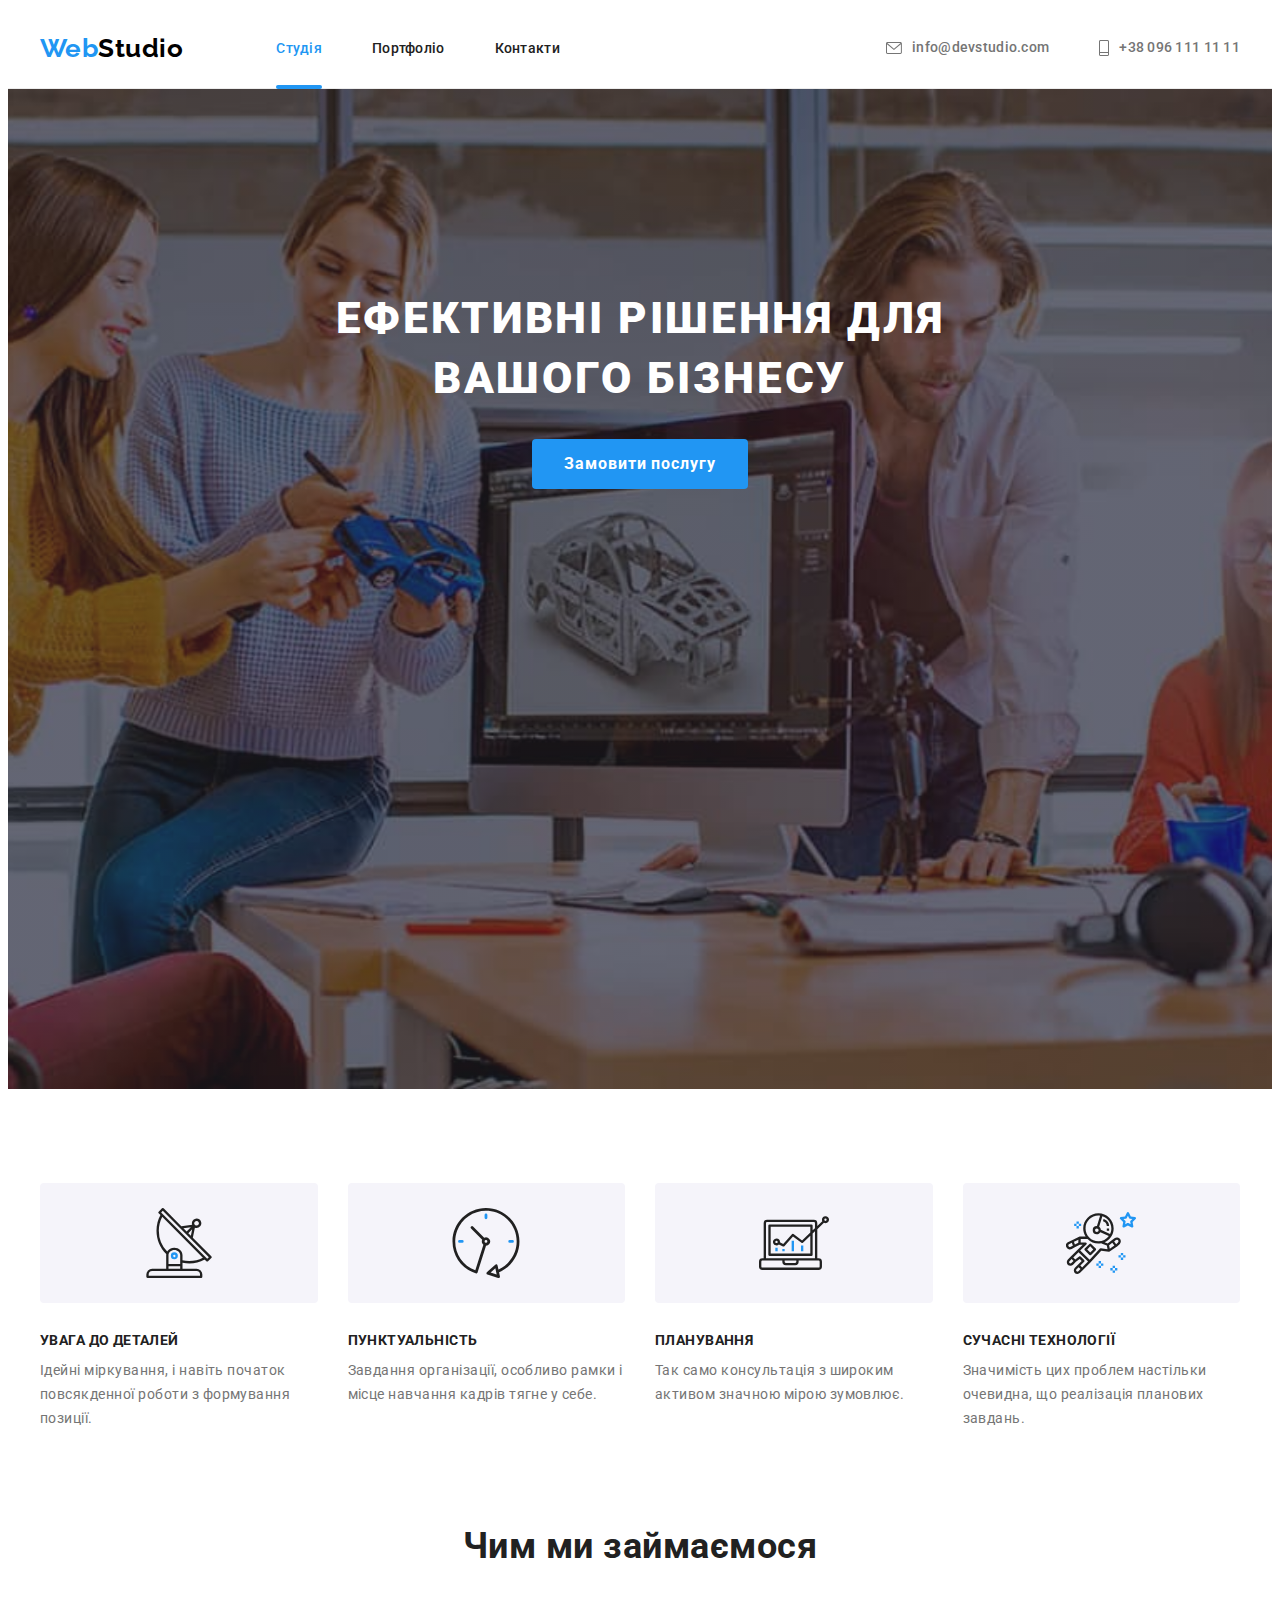
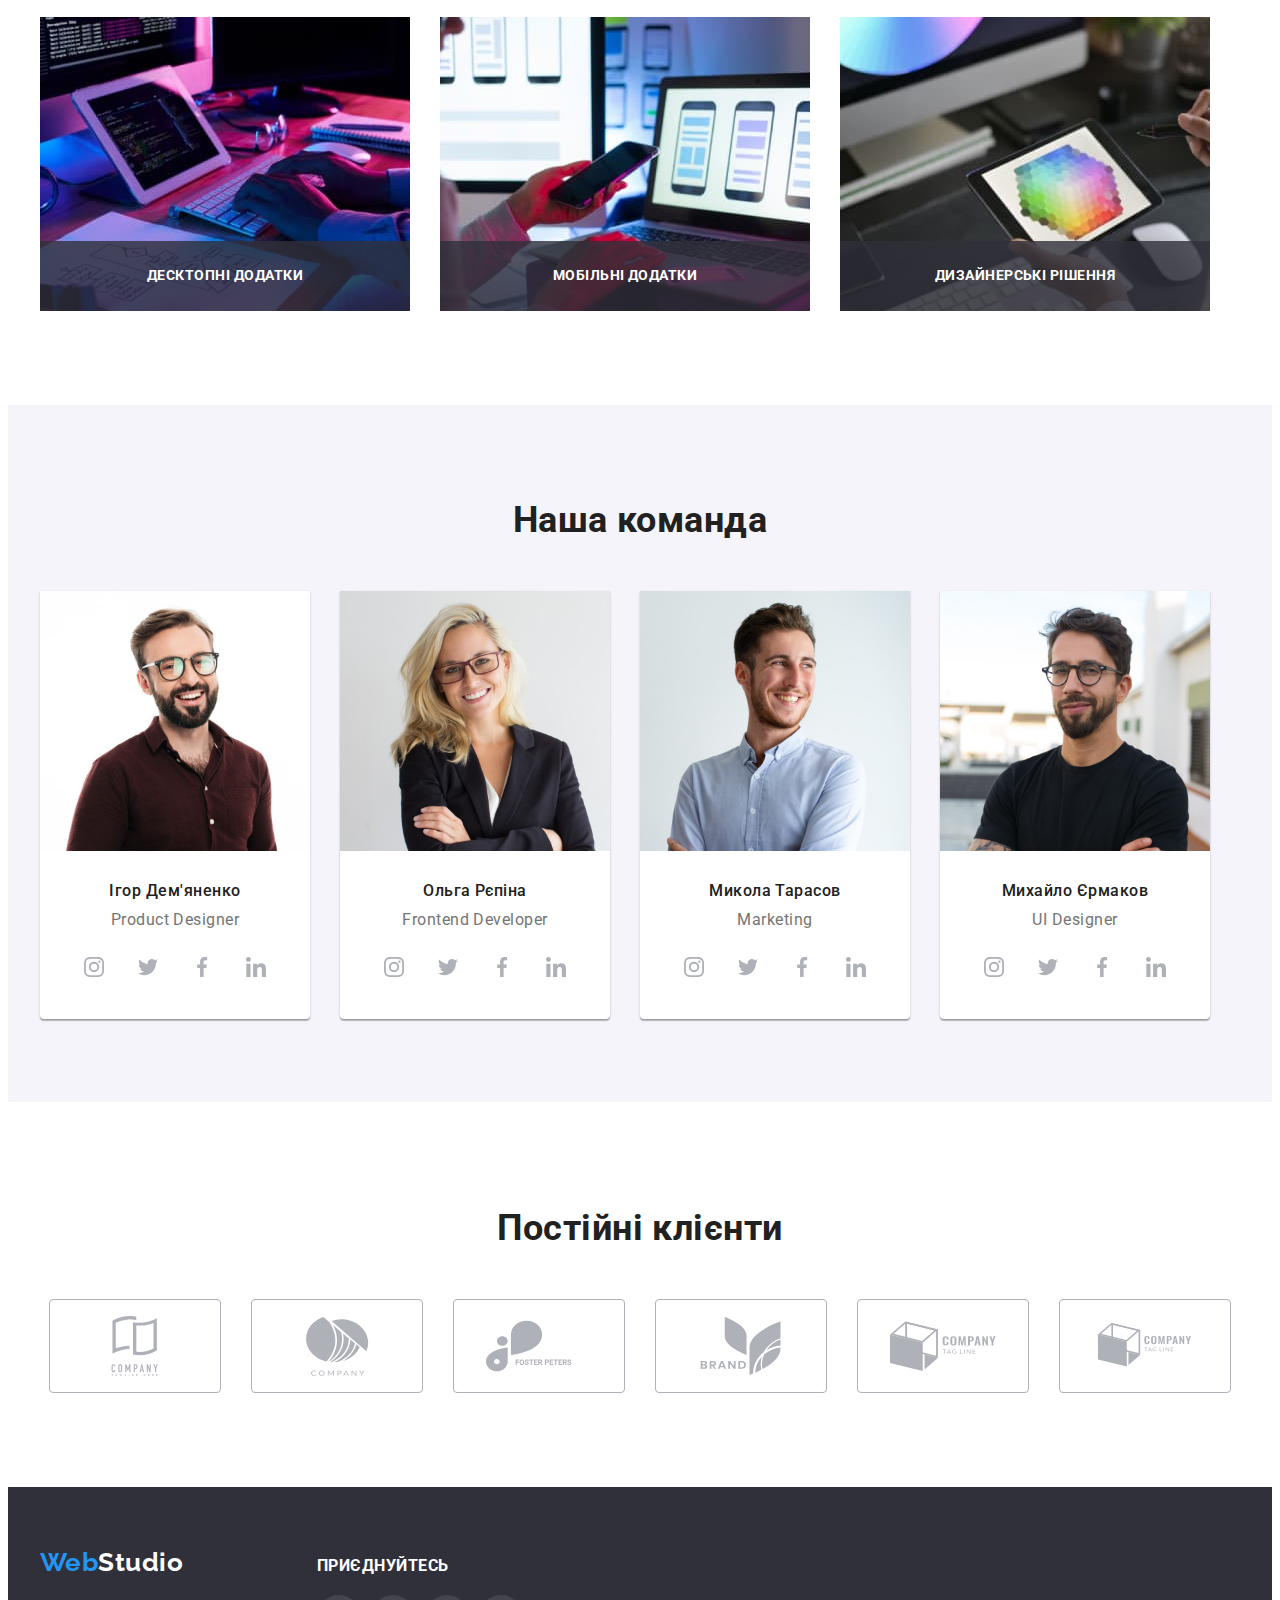
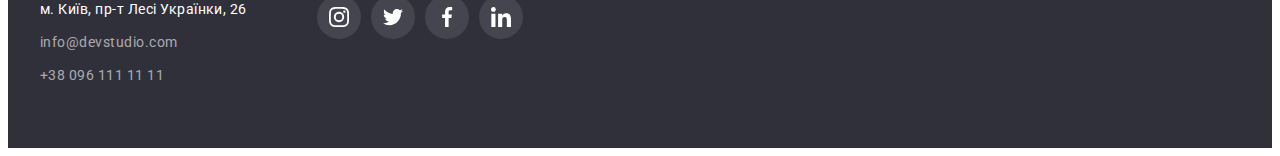
<file: index.html>
<!DOCTYPE html>
<html lang="uk">
  <head>
    <meta charset="UTF-8" />
    <meta http-equiv="X-UA-Compatible" content="IE=edge" />
    <meta name="viewport" content="width=device-width, initial-scale=1.0" />
    <title>Студія</title>
    <link
      rel="stylesheet"
      href="https://cdnjs.cloudflare.com/ajax/libs/modern-normalize/1.1.0/modern-normalize.min.css"
      integrity="sha512-wpPYUAdjBVSE4KJnH1VR1HeZfpl1ub8YT/NKx4PuQ5NmX2tKuGu6U/JRp5y+Y8XG2tV+wKQpNHVUX03MfMFn9Q=="
      crossorigin="anonymous"
      referrerpolicy="no-referrer"
    />
    <link rel="preconnect" href="https://fonts.googleapis.com" />
    <link rel="preconnect" href="https://fonts.gstatic.com" crossorigin />
    <link
      href="https://fonts.googleapis.com/css2?family=Raleway:wght@700&family=Roboto:wght@400;500;700;900&display=swap"
      rel="stylesheet"
    />
    <link rel="stylesheet" href="./css/styles.css" />
  </head>
  <body>
    <!--Навігація-->
    <header class="header">
      <div class="container container-header">
        <nav class="header-nav">
          <a lang="en" href="./index.html" class="logo links">
            Web<span class="logo-head">Studio</span>
          </a>
          <ul class="site-nav">
            <li class="site-nav-item list">
              <a href="./index.html" class="site-nav-link links current">Студія</a>
            </li>
            <li class="site-nav-item list">
              <a href="./portfolio.html" class="site-nav-link links">Портфоліо</a>
            </li>
            <li class="site-nav-item list">
              <a href="" class="site-nav-link links">Контакти</a>
            </li>
          </ul>
        </nav>
        <ul class="contacts list">
          <li class="contacts-item">
            <a href="mailto:info@devstudio.com" class="contacts-link links">
              <svg class="contacts-icon" width="16" height="12">
                <use href="./images/icons.svg#mail"></use>
              </svg>
              info@devstudio.com</a
            >
          </li>
          <li class="contacts-item">
            <a href="tel:+380961111111" class="contacts-link links"
              ><svg class="contacts-icon" width="10" height="16">
                <use href="./images/icons.svg#Tel"></use></svg
              >+38 096 111 11 11</a
            >
          </li>
        </ul>
      </div>
    </header>
    <main>
      <!--Hero-->
      <section class="hero">
        <div class="container">
          <h1 class="hero-title">
            ЕФЕКТИВНІ РІШЕННЯ ДЛЯ
            <br />
            ВАШОГО БІЗНЕСУ
          </h1>
          <button class="hero-bt" data-modal-open>Замовити послугу</button>
        </div>

        <!-- Modal window -->
        <div class="backdrop is-hidden" data-modal>
          <div class="modal">
            <button class="modal-btn" type="button" data-modal-close>
              <svg width="18" height="18">
                <use href="./images/icons.svg#icon-close"></use>
              </svg>
            </button>
          </div>
        </div>
      </section>
    </main>
    <!--Особливості-->
    <section class="section">
      <div class="container">
        <h2 class="visually-hidden">Особливості</h2>
        <ul class="feature-list list">
          <li class="feature-list-item antenna">
            <div class="feature-icons">
              <svg class="socials-icon" width="70" height="70">
                <use href="./images/icons.svg#antenna"></use>
              </svg>
            </div>
            <h3 class="feature-title">УВАГА ДО ДЕТАЛЕЙ</h3>
            <p class="feature-text">
              Ідейні міркування, і навіть початок повсякденної роботи з формування позиції.
            </p>
          </li>
          <li class="feature-list-item clock">
            <div class="feature-icons">
              <svg class="socials-icon" width="70" height="70">
                <use href="./images/icons.svg#clock"></use>
              </svg>
            </div>
            <h3 class="feature-title">ПУНКТУАЛЬНІСТЬ</h3>
            <p class="feature-text">
              Завдання організації, особливо рамки і місце навчання кадрів тягне у себе.
            </p>
          </li>
          <li class="feature-list-item pc">
            <div class="feature-icons">
              <svg class="socials-icon" width="70" height="70">
                <use href="./images/icons.svg#pc"></use>
              </svg>
            </div>
            <h3 class="feature-title">ПЛАНУВАННЯ</h3>
            <p class="feature-text">
              Так само консультація з широким активом значною мірою зумовлює.
            </p>
          </li>
          <li class="feature-list-item astronaut">
            <div class="feature-icons">
              <svg class="socials-icon" width="70" height="70">
                <use href="./images/icons.svg#astronaut"></use>
              </svg>
            </div>
            <h3 class="feature-title">СУЧАСНІ ТЕХНОЛОГІЇ</h3>
            <p class="feature-text">
              Значимість цих проблем настільки очевидна, що реалізація планових завдань.
            </p>
          </li>
        </ul>
      </div>
    </section>
    <!--Діяльність-->
    <section class="section-work section">
      <div class="container">
        <h2 class="activity-title">Чим ми займаємося</h2>
        <ul class="activity-list list">
          <li class="activity-item">
            <div class="activity-item-img">
              <img src="./images/img-1.jpg" alt="Написання сайтів" width="370" height="294" />
              <p class="img-title">Десктопні додатки</p>
            </div>
          </li>
          <li class="activity-item">
            <div class="activity-item-img">
              <img
                src="./images/img-2.jpg"
                alt="Написання мобільних додатків"
                width="370"
                height="294"
              />
              <p class="img-title">Мобільні додатки</p>
            </div>
          </li>
          <li class="activity-item">
            <div class="activity-item-img">
              <img src="./images/img-3.jpg" alt="Дизайн" width="370" height="294" />
              <p class="img-title">Дизайнерські рішення</p>
            </div>
          </li>
        </ul>
      </div>
    </section>
    <!--Наша команда-->
    <section class="section-team section">
      <div class="container">
        <h2 class="team-title">Наша команда</h2>
        <ul class="team-list list">
          <li>
            <div class="team-about">
              <img
                class="foto"
                src="./images/team/team-1.jpg"
                alt="Фото Ігора Дем'янко"
                width="270"
                height="260"
              />
              <div class="team-info">
                <h3 class="team-person">Ігор Дем'яненко</h3>
                <p class="team-text">Product Designer</p>
                <ul class="socials list">
                  <li class="socials-item">
                    <a
                      class="socials-link link"
                      href="https://www.instagram.com/"
                      target="_blank"
                      rel="noopener noreferrer"
                      aria-label="Instagram"
                    >
                      <svg class="socials-icon" width="20" height="20">
                        <use href="./images/icons.svg#instagram"></use>
                      </svg>
                    </a>
                  </li>
                  <li class="socials-item">
                    <a
                      class="socials-link link"
                      href="https://twitter.com/"
                      target="_blank"
                      rel="noopener noreferrer"
                      aria-label="Twitter"
                    >
                      <svg class="socials-icon" width="20" height="20">
                        <use href="./images/icons.svg#twitter"></use>
                      </svg>
                    </a>
                  </li>
                  <li class="socials-item">
                    <a
                      class="socials-link link"
                      href="https://www.facebook.com/"
                      target="_blank"
                      rel="noopener noreferrer"
                      aria-label="Facebook"
                    >
                      <svg class="socials-icon" width="20" height="20">
                        <use href="./images/icons.svg#facebook"></use>
                      </svg>
                    </a>
                  </li>
                  <li class="socials-item">
                    <a
                      class="socials-link link"
                      href="https://www.linkedin.com/"
                      target="_blank"
                      rel="noopener noreferrer"
                      aria-label="Linkedin"
                    >
                      <svg class="socials-icon" width="20" height="20">
                        <use href="./images/icons.svg#linkedin"></use>
                      </svg>
                    </a>
                  </li>
                </ul>
              </div>
            </div>
          </li>
          <li>
            <div class="team-about">
              <img
                class="foto"
                src="./images/team/team-2.jpg"
                alt="Фото Ольги Рєпіної"
                width="270"
                height="260"
              />
              <div class="team-info">
                <h3 class="team-person">Ольга Рєпіна</h3>
                <p class="team-text">Frontend Developer</p>
                <ul class="socials list">
                  <li class="socials-item">
                    <a
                      class="socials-link link"
                      href="https://www.instagram.com/"
                      target="_blank"
                      rel="noopener noreferrer"
                      aria-label="Instagram"
                    >
                      <svg class="socials-icon" width="20" height="20">
                        <use href="./images/icons.svg#instagram"></use>
                      </svg>
                    </a>
                  </li>
                  <li class="socials-item">
                    <a
                      class="socials-link link"
                      href="https://twitter.com/"
                      target="_blank"
                      rel="noopener noreferrer"
                      aria-label="Twitter"
                    >
                      <svg class="socials-icon" width="20" height="20">
                        <use href="./images/icons.svg#twitter"></use>
                      </svg>
                    </a>
                  </li>
                  <li class="socials-item">
                    <a
                      class="socials-link link"
                      href="https://www.facebook.com/"
                      target="_blank"
                      rel="noopener noreferrer"
                      aria-label="Facebook"
                    >
                      <svg class="socials-icon" width="20" height="20">
                        <use href="./images/icons.svg#facebook"></use>
                      </svg>
                    </a>
                  </li>
                  <li class="socials-item">
                    <a
                      class="socials-link link"
                      href="https://www.linkedin.com/"
                      target="_blank"
                      rel="noopener noreferrer"
                      aria-label="Linkedin"
                    >
                      <svg class="socials-icon" width="20" height="20">
                        <use href="./images/icons.svg#linkedin"></use>
                      </svg>
                    </a>
                  </li>
                </ul>
              </div>
            </div>
          </li>
          <li>
            <div class="team-about">
              <img
                class="foto"
                src="./images/team/team-3.jpg"
                alt="Фото Миколи Тарасова"
                width="270"
                height="260"
              />
              <div class="team-info">
                <h3 class="team-person">Микола Тарасов</h3>
                <p class="team-text">Marketing</p>
                <ul class="socials list">
                  <li class="socials-item">
                    <a
                      class="socials-link link"
                      href="https://www.instagram.com/"
                      target="_blank"
                      rel="noopener noreferrer"
                      aria-label="Instagram"
                    >
                      <svg class="socials-icon" width="20" height="20">
                        <use href="./images/icons.svg#instagram"></use>
                      </svg>
                    </a>
                  </li>
                  <li class="socials-item">
                    <a
                      class="socials-link link"
                      href="https://twitter.com/"
                      target="_blank"
                      rel="noopener noreferrer"
                      aria-label="Twitter"
                    >
                      <svg class="socials-icon" width="20" height="20">
                        <use href="./images/icons.svg#twitter"></use>
                      </svg>
                    </a>
                  </li>
                  <li class="socials-item">
                    <a
                      class="socials-link link"
                      href="https://www.facebook.com/"
                      target="_blank"
                      rel="noopener noreferrer"
                      aria-label="Facebook"
                    >
                      <svg class="socials-icon" width="20" height="20">
                        <use href="./images/icons.svg#facebook"></use>
                      </svg>
                    </a>
                  </li>
                  <li class="socials-item">
                    <a
                      class="socials-link link"
                      href="https://www.linkedin.com/"
                      target="_blank"
                      rel="noopener noreferrer"
                      aria-label="Linkedin"
                    >
                      <svg class="socials-icon" width="20" height="20">
                        <use href="./images/icons.svg#linkedin"></use>
                      </svg>
                    </a>
                  </li>
                </ul>
              </div>
            </div>
          </li>
          <li>
            <div class="team-about">
              <img
                class="foto"
                src="./images/team/team-4.jpg"
                alt="Фото Михайла Єрмакова"
                width="270"
                height="260"
              />
              <div class="team-info">
                <h3 class="team-person">Михайло Єрмаков</h3>
                <p class="team-text">UI Designer</p>
                <ul class="socials list">
                  <li class="socials-item">
                    <a
                      class="socials-link link"
                      href="https://www.instagram.com/"
                      target="_blank"
                      rel="noopener noreferrer"
                      aria-label="Instagram"
                    >
                      <svg class="socials-icon" width="20" height="20">
                        <use href="./images/icons.svg#instagram"></use>
                      </svg>
                    </a>
                  </li>
                  <li class="socials-item">
                    <a
                      class="socials-link link"
                      href="https://twitter.com/"
                      target="_blank"
                      rel="noopener noreferrer"
                      aria-label="Twitter"
                    >
                      <svg class="socials-icon" width="20" height="20">
                        <use href="./images/icons.svg#twitter"></use>
                      </svg>
                    </a>
                  </li>
                  <li class="socials-item">
                    <a
                      class="socials-link link"
                      href="https://www.facebook.com/"
                      target="_blank"
                      rel="noopener noreferrer"
                      aria-label="Facebook"
                    >
                      <svg class="socials-icon" width="20" height="20">
                        <use href="./images/icons.svg#facebook"></use>
                      </svg>
                    </a>
                  </li>
                  <li class="socials-item">
                    <a
                      class="socials-link link"
                      href="https://www.linkedin.com/"
                      target="_blank"
                      rel="noopener noreferrer"
                      aria-label="Linkedin"
                    >
                      <svg class="socials-icon" width="20" height="20">
                        <use href="./images/icons.svg#linkedin"></use>
                      </svg>
                    </a>
                  </li>
                </ul>
              </div>
            </div>
          </li>
        </ul>
      </div>
    </section>
    <!-- Постійні клієнти -->
    <section class="section section-customers">
      <div class="container">
        <h2 class="customers-title">Постійні клієнти</h2>
        <ul class="client-list list">
          <li class="client-item">
            <a class="client-link" href="">
              <svg class="client-icon" width="106" height="60">
                <use href="./images/icons.svg#group"></use>
              </svg>
            </a>
          </li>
          <li class="client-item">
            <a class="client-link" href="">
              <svg class="client-icon" width="106" height="60">
                <use href="./images/icons.svg#group-1"></use>
              </svg>
            </a>
          </li>
          <li class="client-item">
            <a class="client-link" href="">
              <svg class="client-icon" width="106" height="60">
                <use href="./images/icons.svg#group-2"></use>
              </svg>
            </a>
          </li>
          <li class="client-item">
            <a class="client-link" href="">
              <svg class="client-icon" width="106" height="60">
                <use href="./images/icons.svg#group-3"></use>
              </svg>
            </a>
          </li>
          <li class="client-item">
            <a class="client-link" href="">
              <svg class="client-icon" width="106" height="60">
                <use href="./images/icons.svg#group-4"></use>
              </svg>
            </a>
          </li>
          <li class="client-item">
            <a class="client-link" href="">
              <svg class="client-icon" width="106" height="60">
                <use href="./images/icons.svg#Logo"></use>
              </svg>
            </a>
          </li>
        </ul>
      </div>
    </section>
    <!--Контакти-->
    <footer class="footer">
      <div class="container container-footer">
        <div class="adrress">
          <a lang="en" href="./index.html" class="footer-logo links">
            Web<span class="footer-logo-head">Studio</span>
          </a>
          <address class="footer-address">
            <ul class="footer-address-list list">
              <li class="footer-address-item">
                <a
                  class="footer-address links"
                  href="https://goo.gl/maps/r9tFH7AL2DJd7ua28"
                  target="_blank"
                  rel="noreferrer noopener"
                >
                  м. Київ, пр-т Лесі Українки, 26
                </a>
              </li>
              <li class="footer-address-item">
                <a class="footer-contacts links" href="mailto:info@devstudio.com"
                  >info@devstudio.com</a
                >
              </li>
              <li class="footer-address-item">
                <a class="footer-contacts links" href="tel:+380961111111">+38 096 111 11 11</a>
              </li>
            </ul>
          </address>
        </div>
        <!-- Socials -->
        <div class="footer-socials">
          <p class="footer-socials-title">ПРИЄДНУЙТЕСЬ</p>
          <ul class="footer-socials-list list">
            <li class="footer-socials-item">
              <a
                class="footer-socials-link link"
                href="https://www.instagram.com/"
                target="_blank"
                rel="noopener noreferrer"
                aria-label="Instagram"
                ><svg class="footer-socials-icon" width="20" height="20">
                  <use href="./images/icons.svg#instagram"></use></svg
              ></a>
            </li>
            <li class="footer-socials-item">
              <a
                class="footer-socials-link link"
                href="https://twitter.com/"
                target="_blank"
                rel="noopener noreferrer"
                aria-label="Twitter"
                ><svg class="footer-socials-icon" width="20" height="20">
                  <use href="./images/icons.svg#twitter"></use></svg
              ></a>
            </li>
            <li class="footer-socials-item">
              <a
                class="footer-socials-link link"
                href="https://www.facebook.com/"
                target="_blank"
                rel="noopener noreferrer"
                aria-label="Facebook"
                ><svg class="footer-socials-icon" width="20" height="20">
                  <use href="./images/icons.svg#facebook"></use></svg
              ></a>
            </li>
            <li class="footer-socials-item">
              <a
                class="footer-socials-link link"
                href="https://www.linkedin.com/"
                target="_blank"
                rel="noopener noreferrer"
                aria-label="Linkedin"
                ><svg class="footer-socials-icon" width="20" height="20">
                  <use href="./images/icons.svg#linkedin"></use></svg
              ></a>
            </li>
          </ul>
        </div>
      </div>
    </footer>
    <script src="./js/modal.js"></script>
  </body>
</html>
</file>
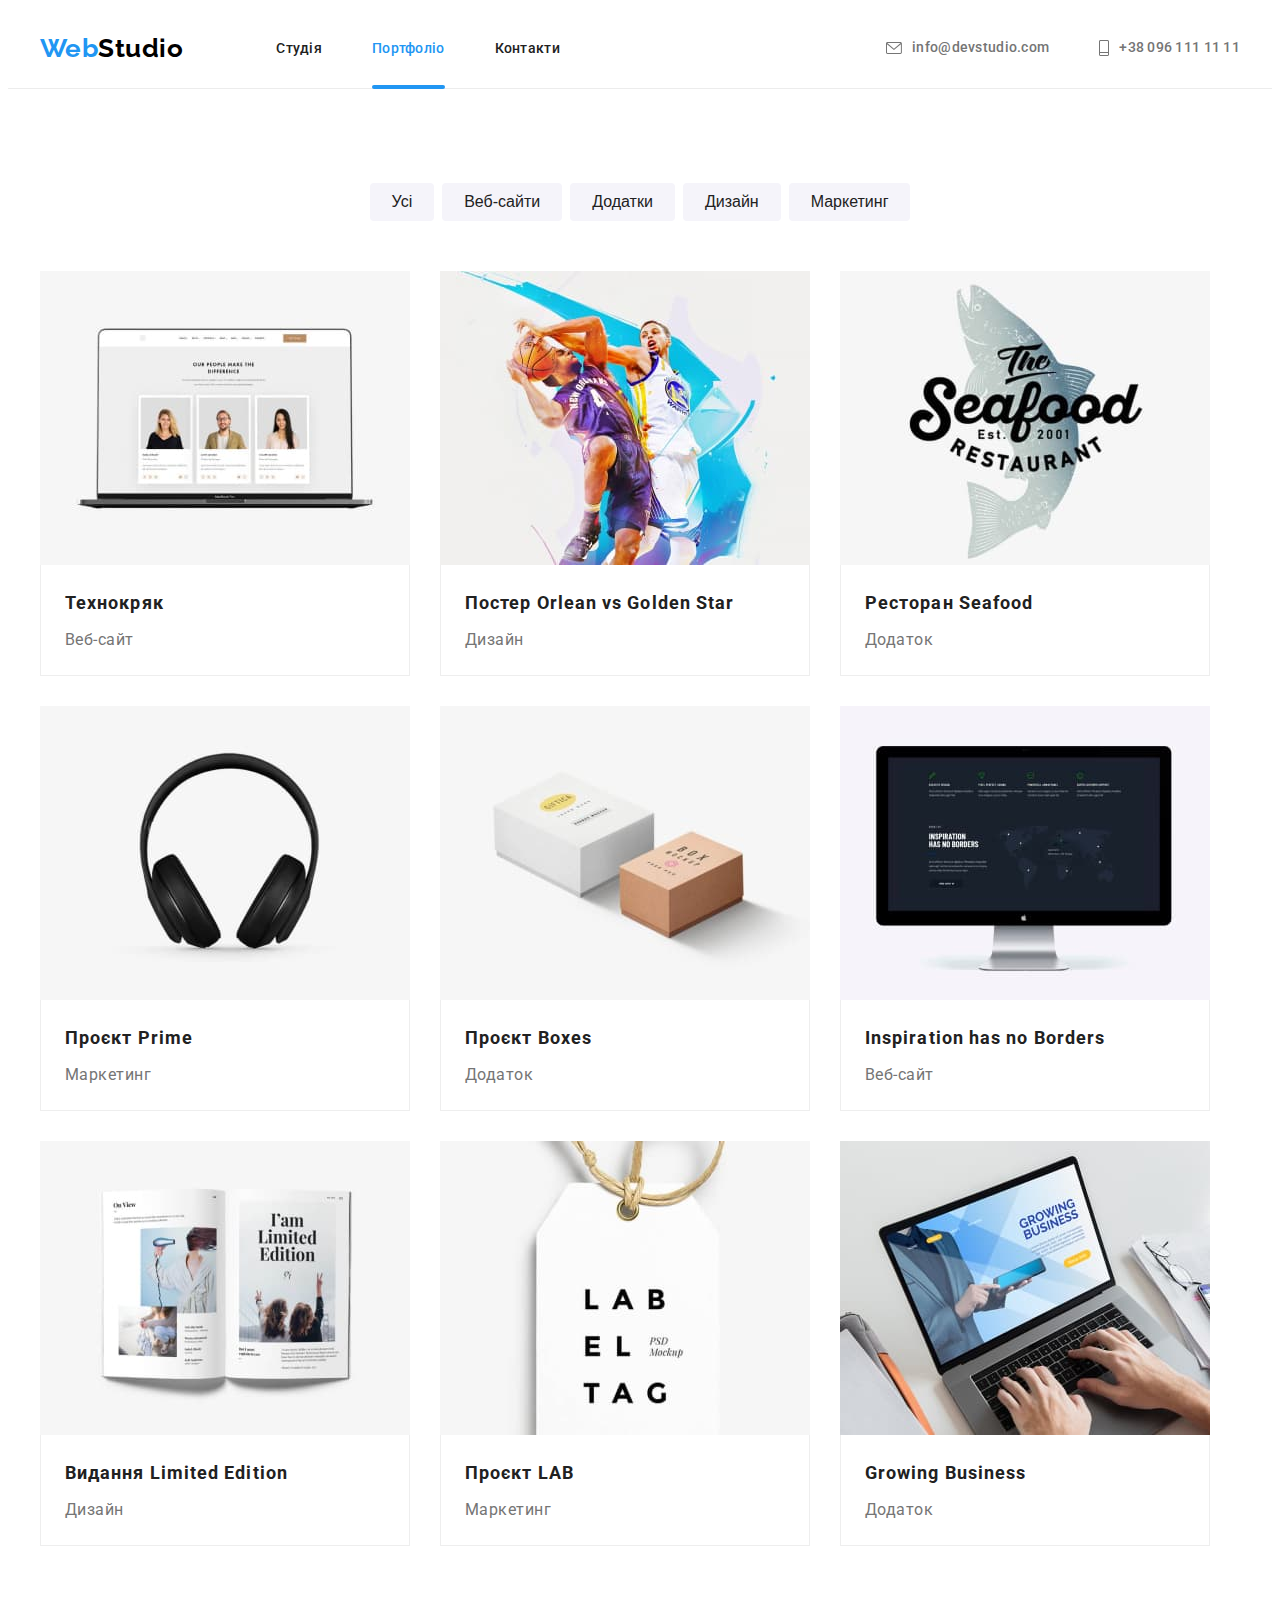
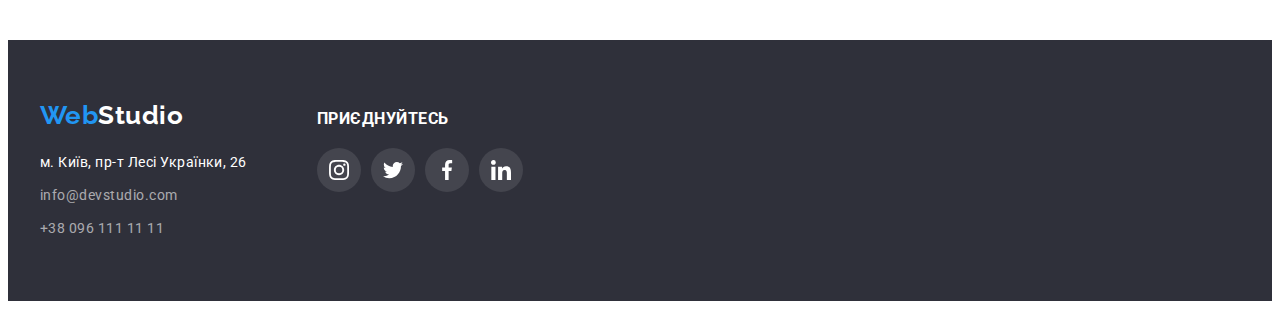
<file: portfolio.html>
<!DOCTYPE html>
<html lang="uk">
  <head>
    <meta charset="UTF-8" />
    <meta http-equiv="X-UA-Compatible" content="IE=edge" />
    <meta name="viewport" content="width=device-width, initial-scale=1.0" />
    <title>Портфоліо</title>
    <link
      rel="stylesheet"
      href="https://cdnjs.cloudflare.com/ajax/libs/modern-normalize/1.1.0/modern-normalize.min.css"
      integrity="sha512-wpPYUAdjBVSE4KJnH1VR1HeZfpl1ub8YT/NKx4PuQ5NmX2tKuGu6U/JRp5y+Y8XG2tV+wKQpNHVUX03MfMFn9Q=="
      crossorigin="anonymous"
      referrerpolicy="no-referrer"
    />
    <link rel="preconnect" href="https://fonts.googleapis.com" />
    <link rel="preconnect" href="https://fonts.gstatic.com" crossorigin />
    <link
      href="https://fonts.googleapis.com/css2?family=Raleway:wght@700&family=Roboto:wght@400;500;700;900&display=swap"
      rel="stylesheet"
    />
    <link rel="stylesheet" href="./css/styles.css" />
  </head>
  <body>
    <!--Навігація-->
    <header class="header">
      <div class="container container-header">
        <nav class="header-nav">
          <a lang="en" href="./index.html" class="logo links">
            Web<span class="logo-head">Studio</span>
          </a>
          <ul class="site-nav">
            <li class="site-nav-item list">
              <a href="./index.html" class="site-nav-link links">Студія</a>
            </li>
            <li class="site-nav-item list">
              <a href="./portfolio.html" class="site-nav-link links current">Портфоліо</a>
            </li>
            <li class="site-nav-item list">
              <a href="" class="site-nav-link links">Контакти</a>
            </li>
          </ul>
        </nav>
        <ul class="contacts list">
          <li class="contacts-item">
            <a href="mailto:info@devstudio.com" class="contacts-link links">
              <svg class="contacts-icon" width="16" height="12">
                <use href="./images/icons.svg#mail"></use>
              </svg>
              info@devstudio.com</a
            >
          </li>
          <li class="contacts-item">
            <a href="tel:+380961111111" class="contacts-link links"
              ><svg class="contacts-icon" width="10" height="16">
                <use href="./images/icons.svg#Tel"></use></svg
              >+38 096 111 11 11</a
            >
          </li>
        </ul>
      </div>
    </header>
    <!-- Портфоліо -->
    <main>
      <section class="section">
        <div class="container">
          <h1 class="visually-hidden">Фільтри</h1>
          <ul class="main-list list">
            <li>
              <button class="main-list-item" type="button">Усі</button>
            </li>
            <li>
              <button class="main-list-item" type="button">Веб-сайти</button>
            </li>
            <li>
              <button class="main-list-item" type="button">Додатки</button>
            </li>
            <li>
              <button class="main-list-item" type="button">Дизайн</button>
            </li>
            <li>
              <button class="main-list-item" type="button">Маркетинг</button>
            </li>
          </ul>
          <!-- Роботи компанії -->
          <ul class="main-list-work list">
            <li class="galery">
              <a class="galary-link links" href="" target="_blank" rel="noreferrer noopener">
                <div class="galary-thumb">
                  <img src="./images/portfolio/img-1.jpg" alt="Лептоп" width="370" height="294" />
                  <div class="overlay">
                    <p class="text-overlay">
                      Ресурс пропонує комплексні пропозиції з різним рівнем функціоналу та сервісів.
                      Все це дозволить відвідувачу отримати вичерпні відомості про компанію чи
                      приватну особу.
                    </p>
                  </div>
                </div>
                <div class="galary-border">
                  <h2 class="galery-title">Технокряк</h2>
                  <p class="galary-text">Веб-сайт</p>
                </div>
              </a>
            </li>
            <li class="galery">
              <a class="galary-link links" href="" target="_blank" rel="noreferrer noopener">
                <div class="galary-thumb">
                  <img
                    src="./images/portfolio/img-2.jpg"
                    alt="Турнір з баскетболу"
                    width="370"
                    height="294"
                  />
                  <div class="overlay">
                    <p class="text-overlay">
                      Ресурс пропонує комплексні пропозиції з різним рівнем функціоналу та сервісів.
                      Все це дозволить відвідувачу отримати вичерпні відомості про компанію чи
                      приватну особу.
                    </p>
                  </div>
                </div>
                <div class="galary-border">
                  <h2 class="galery-title">Постер <span lang="en">Orlean vs Golden Star</span></h2>
                  <p class="galary-text">Дизайн</p>
                </div>
              </a>
            </li>
            <li class="galery">
              <a class="galary-link links" href="" target="_blank" rel="noreferrer noopener">
                <div class="galary-thumb">
                  <img src="./images/portfolio/img-3.jpg" alt="Риба" width="370" height="294" />
                  <div class="overlay">
                    <p class="text-overlay">
                      Ресурс пропонує комплексні пропозиції з різним рівнем функціоналу та сервісів.
                      Все це дозволить відвідувачу отримати вичерпні відомості про компанію чи
                      приватну особу.
                    </p>
                  </div>
                </div>
                <div class="galary-border">
                  <h2 class="galery-title">
                    Ресторан
                    <span lang="en">Seafood</span>
                  </h2>
                  <p class="galary-text">Додаток</p>
                </div>
              </a>
            </li>
            <li class="galery">
              <a class="galary-link links" href="" target="_blank" rel="noreferrer noopener">
                <div class="galary-thumb">
                  <img
                    src="./images/portfolio/img-4.jpg"
                    alt="Навушники"
                    width="370"
                    height="294"
                  />
                  <div class="overlay">
                    <p class="text-overlay">
                      Ресурс пропонує комплексні пропозиції з різним рівнем функціоналу та сервісів.
                      Все це дозволить відвідувачу отримати вичерпні відомості про компанію чи
                      приватну особу.
                    </p>
                  </div>
                </div>
                <div class="galary-border">
                  <h2 class="galery-title">
                    Проєкт
                    <span lang="en">Prime</span>
                  </h2>
                  <p class="galary-text">Маркетинг</p>
                </div>
              </a>
            </li>
            <li class="galery">
              <a class="galary-link links" href="" target="_blank" rel="noreferrer noopener">
                <div class="galary-thumb">
                  <img
                    src="./images/portfolio/img-5.jpg"
                    alt="Дві коробки"
                    width="370"
                    height="294"
                  />
                  <div class="overlay">
                    <p class="text-overlay">
                      Ресурс пропонує комплексні пропозиції з різним рівнем функціоналу та сервісів.
                      Все це дозволить відвідувачу отримати вичерпні відомості про компанію чи
                      приватну особу.
                    </p>
                  </div>
                </div>
                <div class="galary-border">
                  <h2 class="galery-title">
                    Проєкт
                    <span lang="en">Boxes</span>
                  </h2>
                  <p class="galary-text">Додаток</p>
                </div>
              </a>
            </li>
            <li class="galery">
              <a class="galary-link links" href="" target="_blank" rel="noreferrer noopener">
                <div class="galary-thumb">
                  <img src="./images/portfolio/img-6.jpg" alt="Монітор" width="370" height="294" />
                  <div class="overlay">
                    <p class="text-overlay">
                      Ресурс пропонує комплексні пропозиції з різним рівнем функціоналу та сервісів.
                      Все це дозволить відвідувачу отримати вичерпні відомості про компанію чи
                      приватну особу.
                    </p>
                  </div>
                </div>
                <div class="galary-border">
                  <h2 class="galery-title" lang="en">Inspiration has no Borders</h2>
                  <p class="galary-text">Веб-сайт</p>
                </div>
              </a>
            </li>
            <li class="galery">
              <a class="galary-link links" href="" target="_blank" rel="noreferrer noopener">
                <div class="galary-thumb">
                  <img src="./images/portfolio/img-7.jpg" alt="Книга" width="370" height="294" />
                  <div class="overlay">
                    <p class="text-overlay">
                      Ресурс пропонує комплексні пропозиції з різним рівнем функціоналу та сервісів.
                      Все це дозволить відвідувачу отримати вичерпні відомості про компанію чи
                      приватну особу.
                    </p>
                  </div>
                </div>
                <div class="galary-border">
                  <h2 class="galery-title">
                    Видання
                    <span lang="en">Limited Edition</span>
                  </h2>
                  <p class="galary-text">Дизайн</p>
                </div>
              </a>
            </li>
            <li class="galery">
              <a class="galary-link links" href="" target="_blank" rel="noreferrer noopener">
                <div class="galary-thumb">
                  <img src="./images/portfolio/img-8.jpg" alt="Бірка" width="370" height="294" />
                  <div class="overlay">
                    <p class="text-overlay">
                      Ресурс пропонує комплексні пропозиції з різним рівнем функціоналу та сервісів.
                      Все це дозволить відвідувачу отримати вичерпні відомості про компанію чи
                      приватну особу.
                    </p>
                  </div>
                </div>
                <div class="galary-border">
                  <h2 class="galery-title">
                    Проєкт
                    <span lang="en">LAB</span>
                  </h2>
                  <p class="galary-text">Маркетинг</p>
                </div>
              </a>
            </li>
            <li class="galery">
              <a class="galary-link links" href="" target="_blank" rel="noreferrer noopener">
                <div class="galary-thumb">
                  <img
                    src="./images/portfolio/img-9.jpg"
                    alt="Робочий стіл з ноутбуком і особистими речами"
                    width="370"
                    height="294"
                  />
                  <div class="overlay">
                    <p class="text-overlay">
                      Ресурс пропонує комплексні пропозиції з різним рівнем функціоналу та сервісів.
                      Все це дозволить відвідувачу отримати вичерпні відомості про компанію чи
                      приватну особу.
                    </p>
                  </div>
                </div>
                <div class="galary-border">
                  <h2 class="galery-title" lang="en">Growing Business</h2>
                  <p class="galary-text">Додаток</p>
                </div>
              </a>
            </li>
          </ul>
        </div>
      </section>
    </main>
    <!--Контакти-->
    <footer class="footer">
      <div class="container container-footer">
        <div class="adrress">
          <a lang="en" href="./index.html" class="footer-logo links">
            Web<span class="footer-logo-head">Studio</span>
          </a>
          <address class="footer-address">
            <ul class="footer-address-list list">
              <li class="footer-address-item">
                <a
                  class="footer-address links"
                  href="https://goo.gl/maps/r9tFH7AL2DJd7ua28"
                  target="_blank"
                  rel="noreferrer noopener"
                >
                  м. Київ, пр-т Лесі Українки, 26
                </a>
              </li>
              <li class="footer-address-item">
                <a class="footer-contacts links" href="mailto:info@devstudio.com"
                  >info@devstudio.com</a
                >
              </li>
              <li class="footer-address-item">
                <a class="footer-contacts links" href="tel:+380961111111">+38 096 111 11 11</a>
              </li>
            </ul>
          </address>
        </div>
        <!-- Socials -->
        <div class="footer-socials">
          <p class="footer-socials-title">ПРИЄДНУЙТЕСЬ</p>
          <ul class="footer-socials-list list">
            <li class="footer-socials-item">
              <a
                class="footer-socials-link link"
                href="https://www.instagram.com/"
                target="_blank"
                rel="noopener noreferrer"
                aria-label="Instagram"
                ><svg class="footer-socials-icon" width="20" height="20">
                  <use href="./images/icons.svg#instagram"></use></svg
              ></a>
            </li>
            <li class="footer-socials-item">
              <a
                class="footer-socials-link link"
                href="https://twitter.com/"
                target="_blank"
                rel="noopener noreferrer"
                aria-label="Twitter"
                ><svg class="footer-socials-icon" width="20" height="20">
                  <use href="./images/icons.svg#twitter"></use></svg
              ></a>
            </li>
            <li class="footer-socials-item">
              <a
                class="footer-socials-link link"
                href="https://www.facebook.com/"
                target="_blank"
                rel="noopener noreferrer"
                aria-label="Facebook"
                ><svg class="footer-socials-icon" width="20" height="20">
                  <use href="./images/icons.svg#facebook"></use></svg
              ></a>
            </li>
            <li class="footer-socials-item">
              <a
                class="footer-socials-link link"
                href="https://www.linkedin.com/"
                target="_blank"
                rel="noopener noreferrer"
                aria-label="Linkedin"
                ><svg class="footer-socials-icon" width="20" height="20">
                  <use href="./images/icons.svg#linkedin"></use></svg
              ></a>
            </li>
          </ul>
        </div>
      </div>
    </footer>
  </body>
</html>
</file>
<file: css/styles.css>
:root {
  --items: 4;
  --items-portfolio: 3;
  --indent: 30px;
  --main-bgc: #2f303a;
  --main-color: #757575;
  --main-color-accent: #212121;
  --main-bgc-comand: #f5f4fa;
  --main-color-hero: #2f303a;
  --main-color-blue: #2196f3;
  --main-color-white: #ffffff;
  --main-color-black: #000000;
  --galary-border: #eeeeee;
  --socials-icon-color: #afb1b8;
}

body {
  background-color: var(--main-color-white);
  color: var(--main-color);
  font-family: Roboto, sans-serif;
  letter-spacing: 0.03em;
}

/* reset */
h1,
h2,
h3,
h4,
h5,
h6,
ul,
p {
  margin: 0;
}

.links {
  text-decoration: none;
}

.list {
  list-style: none;
  margin: 0;
  padding: 0;
}

.container {
  width: 1200px;
  padding-right: 15px;
  padding-left: 15px;
  margin-left: auto;
  margin-right: auto;
}

/* Logo */
.logo {
  margin-right: 93px;
  color: var(--main-color-blue);
  font-family: 'Raleway';
  font-weight: 700;
  font-size: 26px;
  line-height: 1.19;
}

.logo-head {
  color: var(--main-color-black);
}

/* Header */
.header {
  border-bottom: 1px solid #ececec;
}

.container-header {
  display: flex;
  align-items: center;
}

.header-nav {
  display: flex;
  align-items: center;
  margin-right: auto;
}

.site-nav {
  display: flex;
  gap: 50px;
  padding-left: 0;
}

.site-nav-item {
  color: var(--main-color-accent);
  font-weight: 500;
  font-size: 14px;
  line-height: 1.14;
  letter-spacing: 0.02em;

  transition: color 250ms cubic-bezier(0.4, 0, 0.2, 1);
}

.site-nav-item:hover,
.site-nav-item:focus {
  color: var(--main-color-blue);
}

.site-nav-item .current {
  color: var(--main-color-blue);
}

.site-nav-link.current::after {
  content: '';
  display: inline-block;
  position: absolute;


  bottom: -1.5%;
  left: 0;

  width: 100%;
  height: 4px;

  background-color: var(--main-color-blue);
  border-radius: 2px;
}

.site-nav-link {
  position: relative;
  display: block;
  padding-top: 32px;
  padding-bottom: 32px;
  font-weight: 500;
  line-height: 16px;
  letter-spacing: 0.02em;
  color: var(--main-color-accent);

  transition: color 250ms cubic-bezier(0.4, 0, 0.2, 1);
}


.site-nav-item:last-child {
  padding-right: 0;
}

.site-nav-link:hover,
.site-nav-link:focus {
  color: var(--main-color-blue);
}

.contacts {
  display: flex;
  gap: 50px;
}

.contacts-item:last-child {
  padding-right: 0;
}

.contacts-link {
  display: block;
  color: var(--main-color);
  font-weight: 500;
  font-size: 14px;
  line-height: 1.14;
  letter-spacing: 0.02em;

  transition: color 250ms cubic-bezier(0.4, 0, 0.2, 1);
}

.contacts-link:last-child {
  padding-right: 0;
}

.contacts-link:hover,
.contacts-link:focus {
  color: var(--main-color-blue);

}

.contacts-link {
  display: flex;
  align-items: center;
  gap: 10px;
  padding-top: 32px;
  padding-bottom: 32px;

  transition: color 250ms cubic-bezier(0.4, 0, 0.2, 1);
}

.contacts-icon {
  fill: none;
  fill: var(--main-color);
}

.contacts-link:hover .contacts-icon,
.contacts-link:focus .contacts-icon {
  fill: var(--main-color-blue);
}

/* Hero */

.hero {
  max-width: 1600px;
  height: 600px;
  margin-left: auto;
  margin-right: auto;
  background-image: linear-gradient(to right, rgba(47, 48, 58, 0.4), rgba(47, 48, 58, 0.4)),
    url(../images/hero.jpg);
  background-repeat: no-repeat;
  background-position: center;
  background-size: cover;
  text-align: center;
  padding-top: 200px;
  padding-bottom: 200px;
  background-color: var(--main-color-hero);
}

.hero-title {
  margin-bottom: 30px;
  color: var(--main-color-white);
  font-weight: 900;
  font-size: 44px;
  line-height: 1.36;
  text-align: center;
  letter-spacing: 0.06em;
  text-transform: uppercase;
}

.hero-bt {
  padding-top: 10px;
  padding-right: 32px;
  padding-bottom: 10px;
  padding-left: 32px;
  border: transparent;
  border-radius: 4px;
  background-color: var(--main-color-blue);
  color: var(--main-color-white);
  cursor: pointer;
  font-family: inherit;
  font-weight: 700;
  font-size: 16px;
  line-height: 1.88;
  text-align: center;
  letter-spacing: 0.06em;
}

/* Особливості */

.visually-hidden {
  position: absolute;
  width: 1px;
  height: 1px;
  margin: -1px;
  border: 0;
  padding: 0;
  white-space: nowrap;
  clip-path: inset(100%);
  clip: rect(0 0 0 0);
  overflow: hidden;
}

.section {
  padding-top: 94px;
  padding-bottom: 94px;
}

.feature-list {
  display: flex;
  flex-wrap: wrap;
  gap: 30px;
}

.feature-list-item {
  flex-basis: calc((100% - var(--indent) * (var(--items) - 1)) / var(--items));
}

.feature-icons {
  display: flex;
  align-items: center;
  justify-content: center;
  height: 120px;
  margin-bottom: 30px;
  background-color: var(--main-bgc-comand);
  border-radius: 4px;
}

.feature-title {
  margin-bottom: 10px;
  color: var(--main-color-accent);
  font-weight: 700;
  font-size: 14px;
  line-height: 1.14;
  letter-spacing: 0.03em;
  text-transform: uppercase;
}

.feature-text {
  font-size: 14px;
  line-height: 1.71;
}

/* Діяльність */

.section-work {
  padding-top: 0;
}

.activity-title {
  justify-content: center;
  margin-bottom: 50px;
  color: var(--main-color-accent);
  font-weight: 700;
  font-size: 36px;
  line-height: 42px;
  text-align: center;
}

.activity-list {
  display: flex;
  gap: 30px;
}

.activity-item-img {
  position: relative;
}

img {
  display: block;
  min-width: 100%;
  height: auto;
}

.img-title {
  padding: 0;
  left: 0;
  bottom: 0;
  width: 100%;
  height: 70px;
  position: absolute;
  display: flex;
  align-items: center;
  justify-content: center;
  color: var(--main-color-white);
  font-weight: 700;
  font-size: 14px;
  line-height: 1.14;
  text-transform: uppercase;
  background-color: rgba(47, 48, 58, 0.8);
}

/* Наша команда */

.section-team {
  padding-bottom: 83px;
  background-color: var(--main-bgc-comand);
}

.team-list {
  display: flex;
  flex-wrap: wrap;
  gap: 30px;
}

.team-about {
  box-shadow: 0px 1px 3px rgba(0, 0, 0, 0.12), 0px 1px 1px rgba(0, 0, 0, 0.14), 0px 2px 1px rgba(0, 0, 0, 0.2);
  border-bottom-right-radius: 4px;
  border-bottom-left-radius: 4px;
  background-color: var(--main-color-white);
}

.team-person {
  margin-bottom: 10px;
  color: var(--main-color-accent);
  font-weight: 500;
  font-size: 16px;
  line-height: 1.19;
  text-align: center;
}

.team-text {
  margin-bottom: 16px;
  font-size: 16px;
  line-height: 1.19;
  text-align: center;
}

.team-title {
  margin-bottom: 50px;
  color: var(--main-color-accent);
  font-weight: 700;
  font-size: 36px;
  line-height: 1.17;
  text-align: center;
}

.team-info {
  padding-top: 30px;
  padding-bottom: 30px;
}

/* Socials */

.socials {
  display: flex;
  justify-content: center;
  gap: 10px;
}

.socials-link {
  display: flex;
  align-items: center;
  justify-content: center;

  cursor: pointer;
  width: 44px;
  height: 44px;
  border-radius: 50%;

  transition: background-color 250ms cubic-bezier(0.4, 0, 0.2, 1);
}

.socials-link:hover,
.socials-link:focus {
  background-color: var(--main-color-blue);
}

.socials-link:hover .socials-icon,
.socials-link:focus .socials-icon {
  fill: var(--main-color-white);
}

.socials-icon {
  fill: var(--socials-icon-color);

  transition: fill 250ms cubic-bezier(0.4, 0, 0.2, 1);
}

.socials-item:hover .socials-icon,
.socials-item:focus .socials-icon {
  fill: var(--main-color-white);
}

/* Customers */

.section-customers {
  padding-top: 105px;
}

.customers-title {
  justify-content: center;
  margin-bottom: 50px;
  color: var(--main-color-accent);
  font-weight: 700;
  font-size: 36px;
  line-height: 1.17;
  text-align: center;
}

.client-list {
  display: flex;
  justify-content: center;
  gap: 30px;
}

.client-link {
  display: flex;
  align-items: center;
  justify-content: center;
  cursor: pointer;
  width: 170px;
  height: 92px;
  border: 1px solid var(--socials-icon-color);
  border-radius: 4px;

  transition: border 250ms cubic-bezier(0.4, 0, 0.2, 1);
}

.client-link:hover,
.client-link:focus {
  border: 1px solid var(--main-color-blue);
}

.client-link:hover .client-icon,
.client-link:focus .client-icon {
  fill: var(--main-color-blue);
}

.client-icon {
  fill: var(--socials-icon-color);

  transition: fill 250ms cubic-bezier(0.4, 0, 0.2, 1);
}

/* Footer */

.footer {
  display: flex;
  justify-content: flex-start;
  padding-top: 60px;
  padding-bottom: 60px;
  background-color: var(--main-bgc);
}

.container-footer {
  display: flex;
  align-items: baseline;
}

.adrress {
  margin: 0;
  padding: 0;
  justify-content: flex-start;
  margin-right: 70px;
}

.footer-logo {
  margin-bottom: 20px;
  display: block;
  color: var(--main-color-blue);
  font-family: 'Raleway';
  font-weight: 700;
  font-size: 26px;
  line-height: 1.19;
}

.footer-logo-head {
  color: var(--main-color-white);
}

.footer-address {
  display: block;
  color: var(--main-color-white);
  font-style: normal;
  font-size: 14px;
  line-height: 1.71;

  transition: color 250ms cubic-bezier(0.4, 0, 0.2, 1);
}

.footer-address-item {
  margin-bottom: 9px;
}

.footer-address-item:last-child {
  margin-bottom: 0;
}

.footer-contacts {
  display: block;
  color: rgba(255, 255, 255, 0.6);
  font-style: normal;
  font-size: 14px;
  line-height: 1.71;

  transition: color 250ms cubic-bezier(0.4, 0, 0.2, 1);
}

.footer-address:hover,
.footer-address:focus,
.footer-contacts:focus,
.footer-contacts:hover {
  color: var(--main-color-blue);
}

.footer-socials-title {
  margin-bottom: 20px;
  font-weight: bold;
  line-height: 1.14;
  color: var(--main-color-white);
  text-transform: uppercase;
}

.footer-socials-list {
  display: flex;
  gap: 10px;
}

.footer-socials-item {
  width: 44px;
  height: 44px;
}

.footer-socials-item:only-child {
  margin-right: 10px;
}

.footer-socials-link {
  display: flex;
  align-items: center;
  justify-content: center;
  cursor: pointer;
  width: 44px;
  height: 44px;
  border-radius: 50%;
  background: rgba(255, 255, 255, 0.1);

  transition: background-color 250ms cubic-bezier(0.4, 0, 0.2, 1);
}

.footer-socials-link:hover,
.footer-socials-link:focus {
  background-color: var(--main-color-blue);
}

.footer-socials-icon {
  fill: var(--main-color-white);
}


/* ПОРТФОЛІО */

.main {
  background-color: var(--main-color-white);
  color: var(--main-color);
}

/* Main */

.main-list {
  justify-content: center;
  margin-bottom: 50px;
  display: flex;
  flex-wrap: wrap;
  gap: 8px;
}

.main-list-work {
  display: flex;
  flex-wrap: wrap;
  gap: 30px;
}

.main-list-item {
  border: transparent;
  border-radius: 4px;
  padding: 6px 22px;
  color: var(--main-color-accent);
  background-color: var(--main-bgc-comand);
  font-weight: 500;
  font-size: 16px;
  line-height: 1.62;
  text-align: center;
  cursor: pointer;

  transition: box-shadow 250ms cubic-bezier(0.4, 0, 0.2, 1),
    border-radius 250ms cubic-bezier(0.4, 0, 0.2, 1),
    background-color 250ms cubic-bezier(0.4, 0, 0.2, 1),
    color 250ms cubic-bezier(0.4, 0, 0.2, 1);
}

.main-list-item:hover,
.main-list-item:focus {
  box-shadow: 0px 3px 1px rgba(0, 0, 0, 0.1), 0px 1px 2px rgba(0, 0, 0, 0.08), 0px 2px 2px rgba(0, 0, 0, 0.12);
  border-radius: 4px;
  background-color: var(--main-color-blue);
  color: var(--main-color-white);
}

.galery {
  flex-basis: calc((100% - var(--indent) * (var(--items-portfolio) - 1)) / var(--items));
  background-color: var(--main-color-white);
  color: var(--main-color-accent);
  font-family: inherit;
  font-size: 16px;
  line-height: 1.62;
  text-align: center;
}

.galary-link:hover,
.galary-link:focus {
  display: block;
  box-shadow: 0px 1px 1px rgba(0, 0, 0, 0.12), 0px 4px 4px rgba(0, 0, 0, 0.06), 1px 4px 6px rgba(0, 0, 0, 0.16);
  transition: box-shadow 250ms cubic-bezier(0.4, 0, 0.2, 1);
}

.galary-thumb {
  position: relative;
  overflow: hidden;
}

.overlay {
  position: absolute;
  top: 0;

  transform: translateY(100%);
  transition: transform 400ms;


  width: 100%;
  height: 100%;
  padding-top: 63px;
  padding-bottom: 63px;
  padding-left: 24px;
  padding-right: 24px;
  display: flex;
  align-items: center;
  justify-content: center;
  background-color: rgba(33, 150, 243, 0.9);
}

.text-overlay {
  color: var(--main-color-white);
  user-select: none;
}

.galary-link:hover .overlay,
.galary-link:focus .overlay {
  transform: translateY(0);
}

.galary-border {
  padding: 20px 24px;
  border-left: 1px solid var(--galary-border);
  border-right: 1px solid var(--galary-border);
  border-bottom: 1px solid var(--galary-border);
}

.galery-title {
  margin-bottom: 4px;
  text-align: left;
  color: var(--main-color-accent);
  font-weight: 700;
  font-size: 18px;
  line-height: 2;
  letter-spacing: 0.06em;
}

.galary-text {
  text-align: left;
  color: var(--main-color);
  font-size: 16px;
  line-height: 1.88;
}

/* Modal window */

.backdrop {
  position: fixed;
  top: 0;
  left: 0;
  z-index: 1000;
  transition: box-shadow 250ms cubic-bezier(0.4, 0, 0.2, 1);

  background-color: rgba(0, 0, 0, 0.4);
  width: 100%;
  height: 100%;

}

.backdrop.is-hidden {
  opacity: 0;
  pointer-events: none;
  visibility: hidden;
}

.modal {
  position: absolute;
  top: 50%;
  left: 50%;
  transform: translate(-50%, -50%);

  width: 528px;
  height: 581px;
  background-color: var(--main-color-white);
  border-radius: 4px;
  box-shadow: 0px 1px 3px rgba(0, 0, 0, 0.12), 0px 1px 1px rgba(0, 0, 0, 0.14), 0px 2px 1px rgba(0, 0, 0, 0.2);

}

.modal-btn {
  position: absolute;
  top: 8px;
  right: 8px;
  width: 30px;
  height: 30px;
  background: transparent;

  display: flex;
  align-items: center;
  justify-content: center;

  border-radius: 50%;
  padding: 0;
  border: 1px solid;
  border: 1px solid rgba(0, 0, 0, 0.1);
  filter: drop-shadow(0px 4px 4px rgba(0, 0, 0, 0.25));

  cursor: pointer;
}

.modal-btn:hover,
.modal-btn:focus {
  background-color: var(--main-color-blue);
  transition: color 250ms cubic-bezier(0.4, 0, 0.2, 1);
}
</file>
